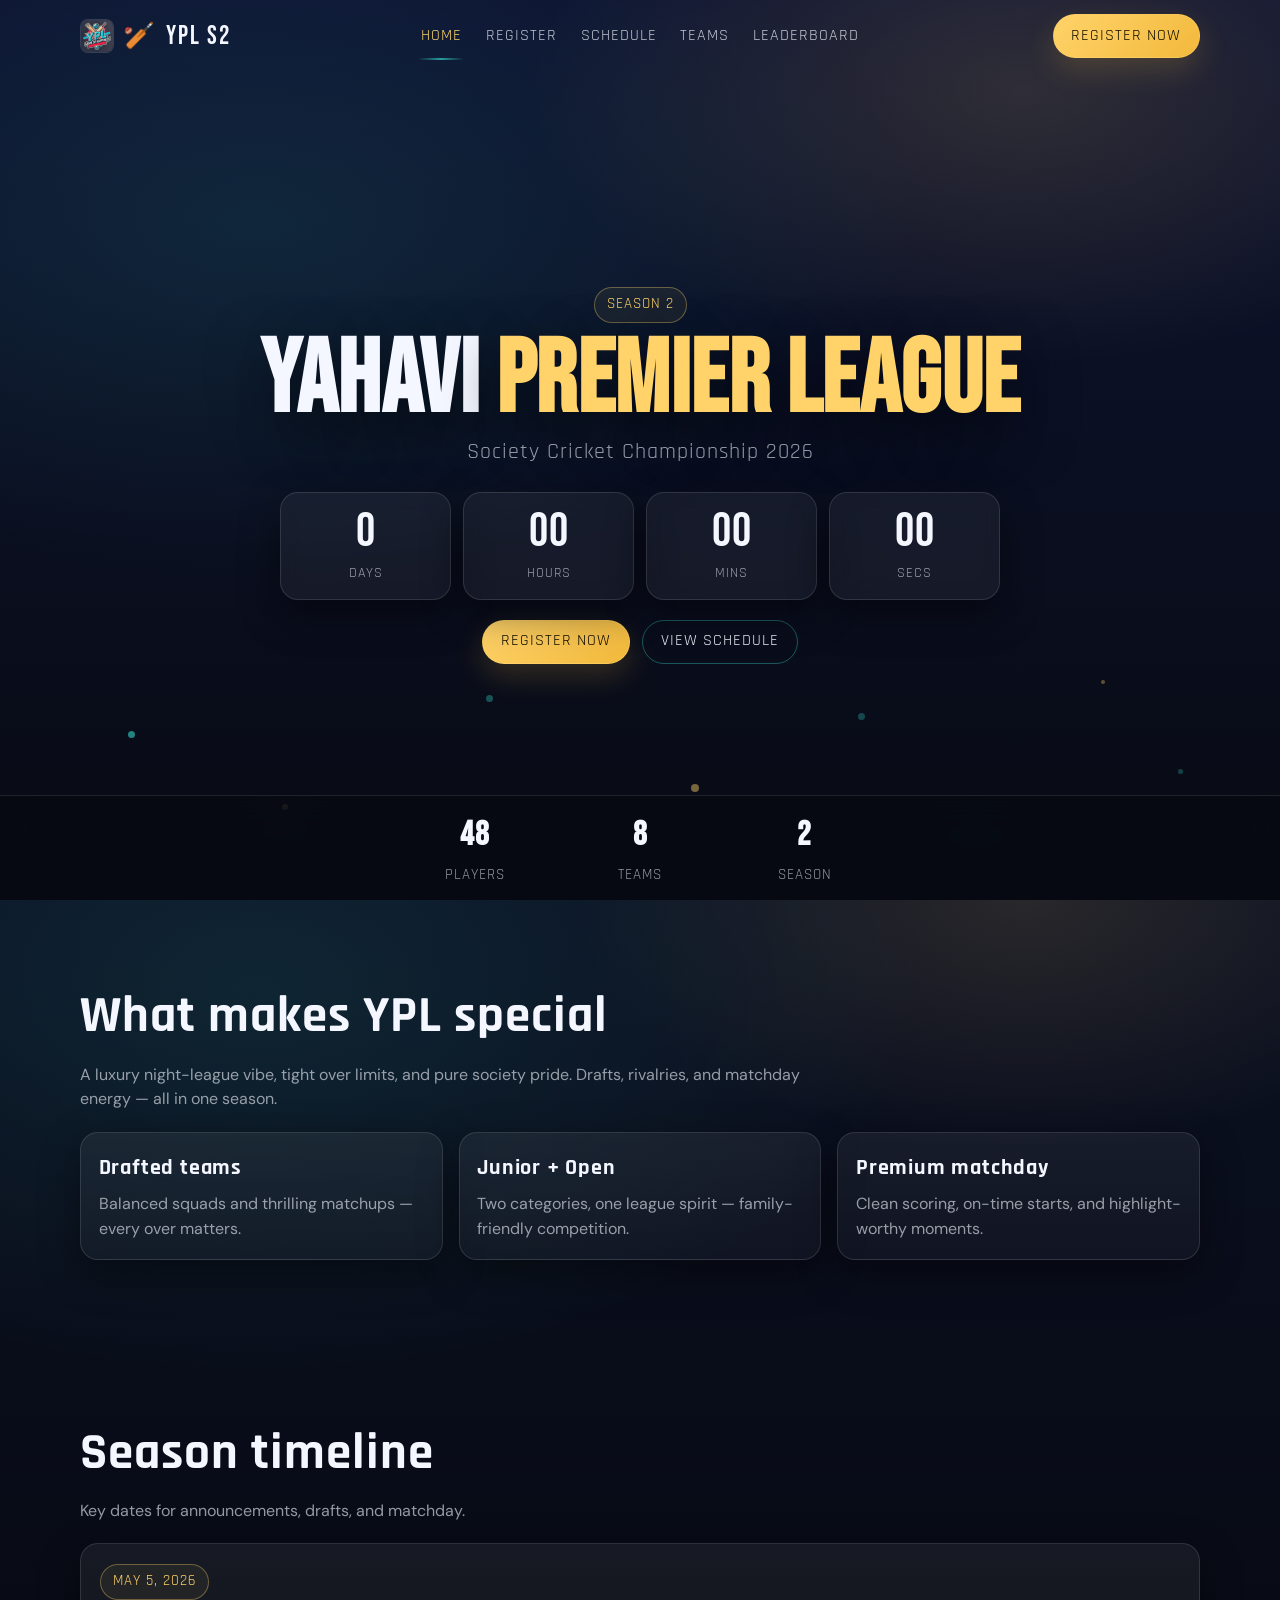
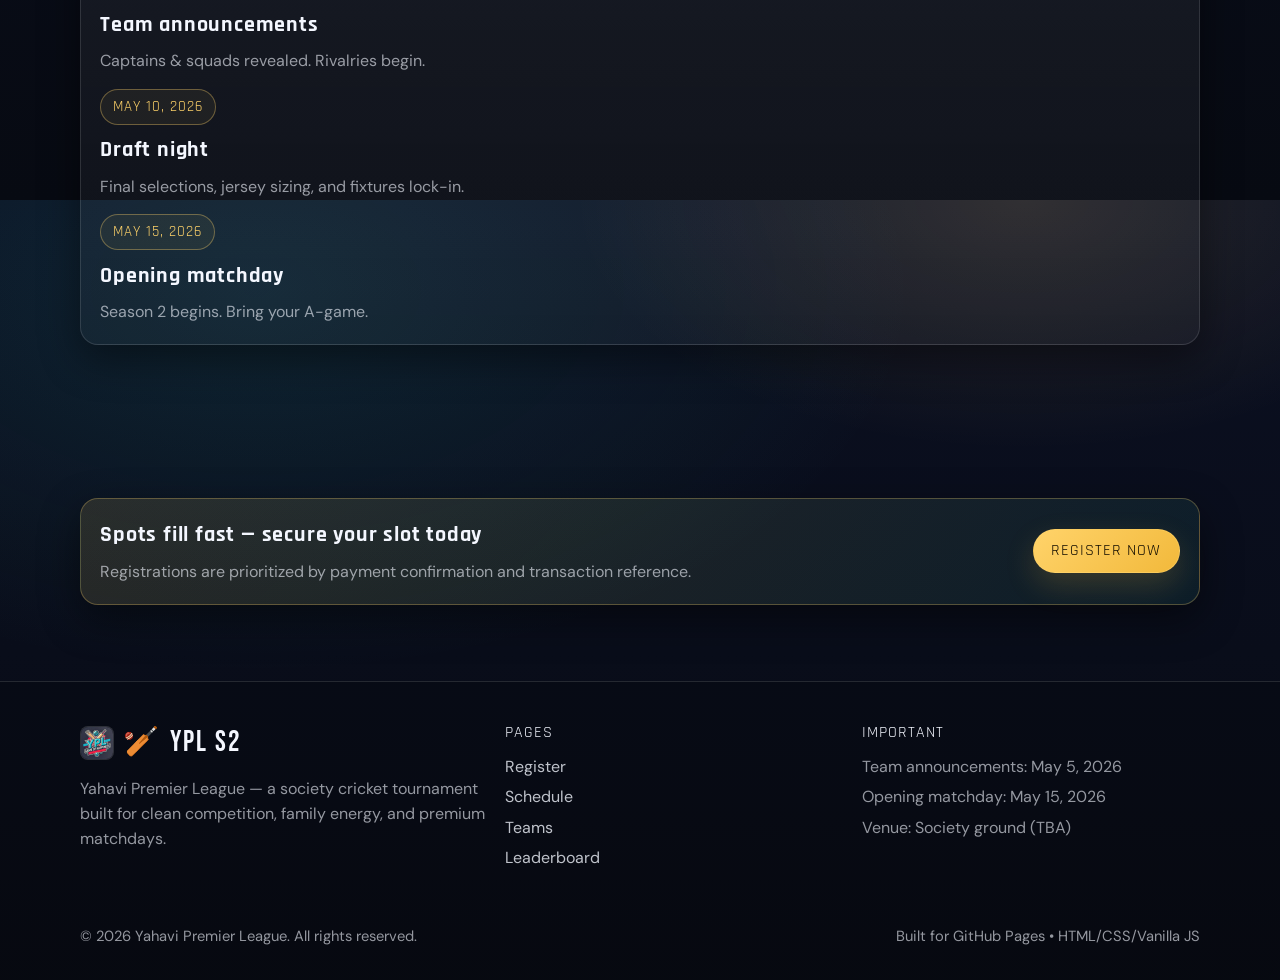
<file: index.html>
<!doctype html>
<html lang="en">
  <head>
    <meta charset="utf-8" />
    <meta name="viewport" content="width=device-width,initial-scale=1" />
    <title>Yahavi Premier League • Season 2</title>
    <meta name="description" content="Yahavi Premier League (YPL) Season 2 — Society Cricket Championship 2026." />

    <!-- Fonts (CDN-friendly for GitHub Pages) -->
    <link rel="preconnect" href="https://fonts.googleapis.com" />
    <link rel="preconnect" href="https://fonts.gstatic.com" crossorigin />
    <link href="https://fonts.googleapis.com/css2?family=Bebas+Neue&family=DM+Sans:wght@400;500;700&family=Rajdhani:wght@500;600;700&display=swap" rel="stylesheet" />

    <!-- AOS (scroll animations) -->
    <link rel="stylesheet" href="https://unpkg.com/aos@2.3.4/dist/aos.css" />

    <link rel="stylesheet" href="assets/css/main.css" />
    <link rel="stylesheet" href="assets/css/navbar.css" />
    <link rel="stylesheet" href="assets/css/hero.css" />
  </head>
  <body>
    <!-- Fixed navbar used on all pages -->
    <header class="nav" role="banner">
      <div class="container nav-inner">
        <a class="nav-logo" href="index.html" aria-label="YPL Home">
          <!-- Uses your uploaded logo if present; falls back to text -->
          <img src="assets/images/ypl-logo.jpg" alt="YPL Logo" onerror="this.remove()" />
          <span aria-hidden="true">🏏</span>
          <span>YPL S2</span>
        </a>

        <nav class="nav-links" aria-label="Primary navigation">
          <a data-nav href="index.html">Home</a>
          <a data-nav href="register.html">Register</a>
          <a data-nav href="schedule.html">Schedule</a>
          <a data-nav href="teams.html">Teams</a>
          <a data-nav href="leaderboard.html">Leaderboard</a>
        </nav>

        <div class="nav-cta">
          <a class="btn btn--gold nav-cta-desktop" href="register.html">Register Now</a>
          <button class="nav-burger" id="navBurger" type="button" aria-label="Open menu">
            <div class="nav-burger-lines" aria-hidden="true">
              <span></span><span></span><span></span>
            </div>
          </button>
        </div>
      </div>
    </header>

    <!-- Mobile overlay menu -->
    <div class="nav-overlay" id="navOverlay" aria-hidden="true">
      <button class="btn btn--outline nav-overlay-close" id="navOverlayClose" type="button">Close</button>
      <div class="nav-overlay-inner">
        <nav class="nav-overlay-links" aria-label="Mobile navigation">
          <a data-nav href="index.html">Home</a>
          <a data-nav href="register.html">Register</a>
          <a data-nav href="schedule.html">Schedule</a>
          <a data-nav href="teams.html">Teams</a>
          <a data-nav href="leaderboard.html">Leaderboard</a>
          <a class="btn btn--gold" href="register.html" style="margin-top:.75rem;">Register Now</a>
        </nav>
      </div>
    </div>

    <main>
      <!-- HERO SECTION -->
      <section class="hero" aria-label="YPL Season 2 hero">
        <div class="particles" aria-hidden="true">
          <!-- Positions are set inline so each dot feels unique -->
          <span class="particle" style="left:10%; bottom:18%;"></span>
          <span class="particle" style="left:22%; bottom:10%;"></span>
          <span class="particle" style="left:38%; bottom:22%;"></span>
          <span class="particle" style="left:54%; bottom:12%;"></span>
          <span class="particle" style="left:67%; bottom:20%;"></span>
          <span class="particle" style="left:76%; bottom:8%;"></span>
          <span class="particle" style="left:86%; bottom:24%;"></span>
          <span class="particle" style="left:92%; bottom:14%;"></span>
        </div>

        <div class="container hero-content">
          <span class="pill">Season 2</span>
          <h1 class="hero-title">
            <span>YAHAVI</span>
            <span class="gold"> PREMIER LEAGUE</span>
          </h1>
          <p class="hero-sub muted">Society Cricket Championship 2026</p>

          <!-- Countdown is driven by assets/js/main.js -->
          <div class="countdown" id="countdown" aria-label="Countdown to tournament day">
            <div class="countbox card">
              <div class="countnum" id="cdDays">0</div>
              <div class="countlabel">Days</div>
            </div>
            <div class="countbox card">
              <div class="countnum" id="cdHours">00</div>
              <div class="countlabel">Hours</div>
            </div>
            <div class="countbox card">
              <div class="countnum" id="cdMins">00</div>
              <div class="countlabel">Mins</div>
            </div>
            <div class="countbox card">
              <div class="countnum" id="cdSecs">00</div>
              <div class="countlabel">Secs</div>
            </div>
          </div>

          <div class="hero-cta">
            <a class="btn btn--gold" href="register.html">Register Now</a>
            <a class="btn btn--outline" href="schedule.html">View Schedule</a>
          </div>
        </div>

        <!-- Stats bar uses count-up animation from main.js -->
        <div class="statsbar" aria-label="Tournament stats">
          <div class="container statsbar-inner">
            <div class="stat">
              <strong data-countup="48">0</strong>
              <span>Players</span>
            </div>
            <div class="stat">
              <strong data-countup="8">0</strong>
              <span>Teams</span>
            </div>
            <div class="stat">
              <strong data-countup="2">0</strong>
              <span>Season</span>
            </div>
          </div>
        </div>
      </section>

      <!-- ABOUT SECTION -->
      <section class="section" aria-label="About YPL">
        <div class="container">
          <h2>What makes YPL special</h2>
          <p class="muted" style="max-width: 70ch; margin-top: .35rem;">
            A luxury night-league vibe, tight over limits, and pure society pride. Drafts, rivalries, and matchday energy — all in one season.
          </p>

          <div class="grid-3" style="margin-top: 1.25rem;">
            <div class="card" data-aos="fade-up" style="padding: 1.1rem;">
              <h3>Drafted teams</h3>
              <p class="muted">Balanced squads and thrilling matchups — every over matters.</p>
            </div>
            <div class="card" data-aos="fade-up" data-aos-delay="80" style="padding: 1.1rem;">
              <h3>Junior + Open</h3>
              <p class="muted">Two categories, one league spirit — family-friendly competition.</p>
            </div>
            <div class="card" data-aos="fade-up" data-aos-delay="160" style="padding: 1.1rem;">
              <h3>Premium matchday</h3>
              <p class="muted">Clean scoring, on-time starts, and highlight-worthy moments.</p>
            </div>
          </div>
        </div>
      </section>

      <!-- TIMELINE SECTION -->
      <section class="section" aria-label="Season timeline">
        <div class="container">
          <h2>Season timeline</h2>
          <p class="muted" style="max-width: 70ch; margin-top: .35rem;">
            Key dates for announcements, drafts, and matchday.
          </p>

          <div class="card" style="margin-top: 1.2rem; padding: 1.2rem;">
            <div style="display:grid; gap: .9rem;">
              <!-- Vertical timeline (simple + responsive) -->
              <div data-aos="fade-up">
                <span class="pill">May 5, 2026</span>
                <h3 style="margin-top:.55rem;">Team announcements</h3>
                <p class="muted">Captains & squads revealed. Rivalries begin.</p>
              </div>
              <div data-aos="fade-up" data-aos-delay="80">
                <span class="pill">May 10, 2026</span>
                <h3 style="margin-top:.55rem;">Draft night</h3>
                <p class="muted">Final selections, jersey sizing, and fixtures lock-in.</p>
              </div>
              <div data-aos="fade-up" data-aos-delay="160">
                <span class="pill">May 15, 2026</span>
                <h3 style="margin-top:.55rem;">Opening matchday</h3>
                <p class="muted">Season 2 begins. Bring your A-game.</p>
              </div>
            </div>
          </div>
        </div>
      </section>

      <!-- REGISTRATION CTA BANNER -->
      <section class="section" aria-label="Registration CTA">
        <div class="container">
          <div class="card" style="padding: 1.2rem; border-color: rgba(255,211,106,.28); background: linear-gradient(135deg, rgba(255,211,106,.12), rgba(55,227,214,.08));">
            <div style="display:flex; align-items:center; justify-content:space-between; gap: 1rem; flex-wrap:wrap;">
              <div>
                <h3>Spots fill fast — secure your slot today</h3>
                <p class="muted">Registrations are prioritized by payment confirmation and transaction reference.</p>
              </div>
              <a class="btn btn--gold" href="register.html">Register Now</a>
            </div>
          </div>
        </div>
      </section>
    </main>

    <!-- FOOTER -->
    <footer class="site-footer">
      <div class="container footer-grid">
        <div>
          <div class="nav-logo" style="font-size:1.8rem;">
            <img src="assets/images/ypl-logo.jpg" alt="YPL Logo" onerror="this.remove()" />
            <span aria-hidden="true">🏏</span><span>YPL S2</span>
          </div>
          <p class="muted" style="margin-top:.6rem; max-width: 45ch;">
            Yahavi Premier League — a society cricket tournament built for clean competition, family energy, and premium matchdays.
          </p>
        </div>
        <div>
          <div class="footer-title">Pages</div>
          <div class="footer-links">
            <a href="register.html">Register</a>
            <a href="schedule.html">Schedule</a>
            <a href="teams.html">Teams</a>
            <a href="leaderboard.html">Leaderboard</a>
          </div>
        </div>
        <div>
          <div class="footer-title">Important</div>
          <div class="footer-links">
            <span class="muted">Team announcements: May 5, 2026</span>
            <span class="muted">Opening matchday: May 15, 2026</span>
            <span class="muted">Venue: Society ground (TBA)</span>
          </div>
        </div>
      </div>
      <div class="container footer-bottom">
        <span>© 2026 Yahavi Premier League. All rights reserved.</span>
        <span class="muted">Built for GitHub Pages • HTML/CSS/Vanilla JS</span>
      </div>
    </footer>

    <script src="https://unpkg.com/aos@2.3.4/dist/aos.js"></script>
    <script src="assets/js/main.js"></script>
  </body>
</html>
</file>
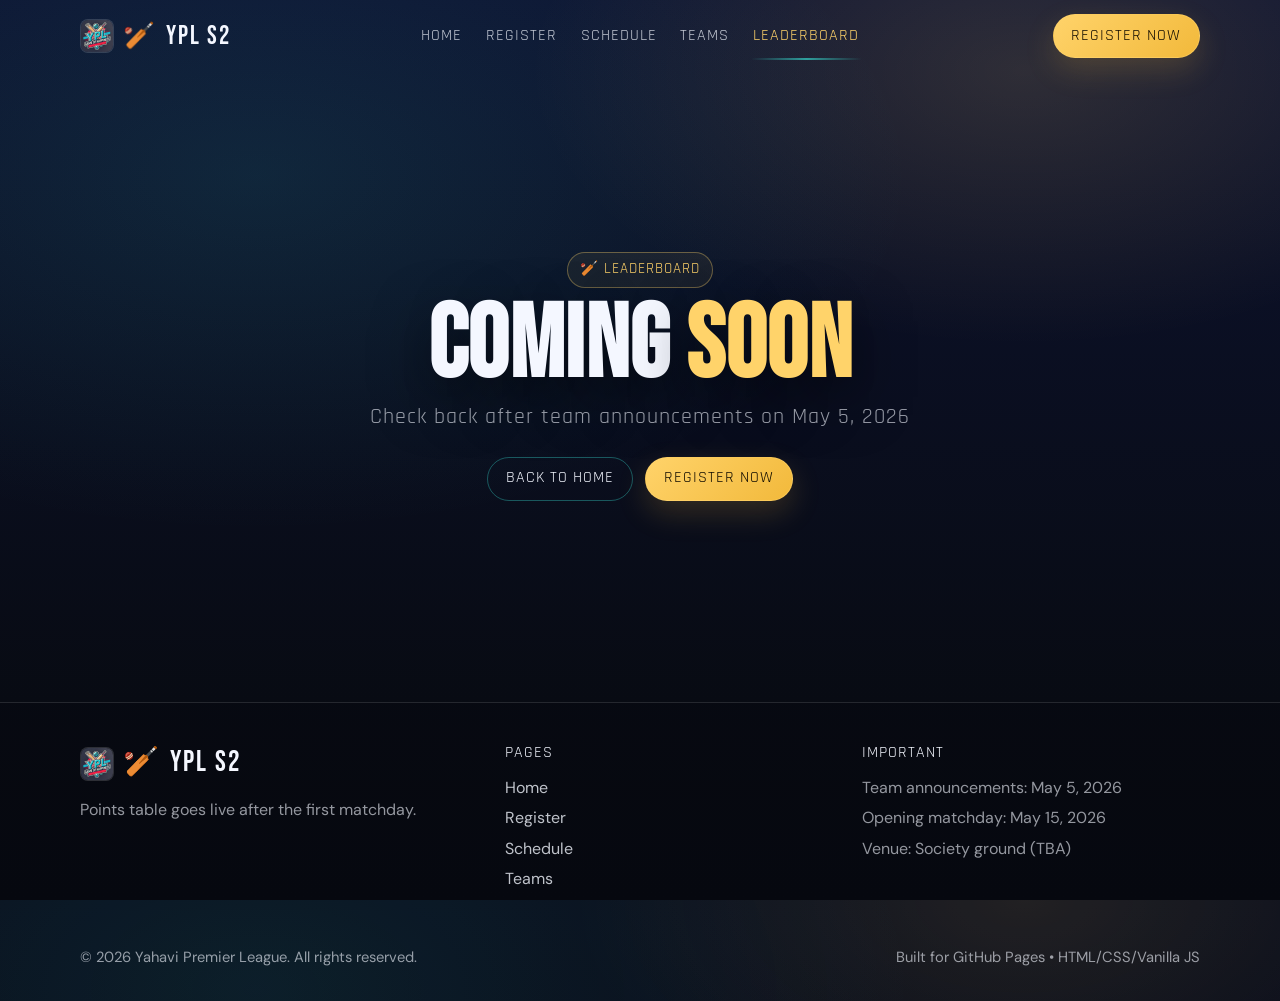
<file: leaderboard.html>
<!doctype html>
<html lang="en">
  <head>
    <meta charset="utf-8" />
    <meta name="viewport" content="width=device-width,initial-scale=1" />
    <title>Leaderboard • YPL Season 2</title>
    <meta name="description" content="YPL Season 2 leaderboard page (coming soon)." />

    <link rel="preconnect" href="https://fonts.googleapis.com" />
    <link rel="preconnect" href="https://fonts.gstatic.com" crossorigin />
    <link href="https://fonts.googleapis.com/css2?family=Bebas+Neue&family=DM+Sans:wght@400;500;700&family=Rajdhani:wght@500;600;700&display=swap" rel="stylesheet" />

    <link rel="stylesheet" href="https://unpkg.com/aos@2.3.4/dist/aos.css" />
    <link rel="stylesheet" href="assets/css/main.css" />
    <link rel="stylesheet" href="assets/css/navbar.css" />
    <link rel="stylesheet" href="assets/css/hero.css" />
  </head>
  <body>
    <header class="nav" role="banner">
      <div class="container nav-inner">
        <a class="nav-logo" href="index.html" aria-label="YPL Home">
          <img src="assets/images/ypl-logo.jpg" alt="YPL Logo" onerror="this.remove()" />
          <span aria-hidden="true">🏏</span>
          <span>YPL S2</span>
        </a>
        <nav class="nav-links" aria-label="Primary navigation">
          <a data-nav href="index.html">Home</a>
          <a data-nav href="register.html">Register</a>
          <a data-nav href="schedule.html">Schedule</a>
          <a data-nav href="teams.html">Teams</a>
          <a data-nav href="leaderboard.html">Leaderboard</a>
        </nav>
        <div class="nav-cta">
          <a class="btn btn--gold nav-cta-desktop" href="register.html">Register Now</a>
          <button class="nav-burger" id="navBurger" type="button" aria-label="Open menu">
            <div class="nav-burger-lines" aria-hidden="true">
              <span></span><span></span><span></span>
            </div>
          </button>
        </div>
      </div>
    </header>

    <div class="nav-overlay" id="navOverlay" aria-hidden="true">
      <button class="btn btn--outline nav-overlay-close" id="navOverlayClose" type="button">Close</button>
      <div class="nav-overlay-inner">
        <nav class="nav-overlay-links" aria-label="Mobile navigation">
          <a data-nav href="index.html">Home</a>
          <a data-nav href="register.html">Register</a>
          <a data-nav href="schedule.html">Schedule</a>
          <a data-nav href="teams.html">Teams</a>
          <a data-nav href="leaderboard.html">Leaderboard</a>
          <a class="btn btn--gold" href="register.html" style="margin-top:.75rem;">Register Now</a>
        </nav>
      </div>
    </div>

    <main>
      <section class="hero" style="min-height: 78vh;">
        <div class="container hero-content">
          <span class="pill">🏏 Leaderboard</span>
          <h1 class="hero-title"><span>Coming</span><span class="gold"> Soon</span></h1>
          <p class="hero-sub muted">Check back after team announcements on May 5, 2026</p>
          <div class="hero-cta" style="margin-top:1.2rem;">
            <a class="btn btn--outline" href="index.html">Back to Home</a>
            <a class="btn btn--gold" href="register.html">Register Now</a>
          </div>
        </div>
      </section>
    </main>

    <footer class="site-footer">
      <div class="container footer-grid">
        <div>
          <div class="nav-logo" style="font-size:1.8rem;">
            <img src="assets/images/ypl-logo.jpg" alt="YPL Logo" onerror="this.remove()" />
            <span aria-hidden="true">🏏</span><span>YPL S2</span>
          </div>
          <p class="muted" style="margin-top:.6rem; max-width: 45ch;">
            Points table goes live after the first matchday.
          </p>
        </div>
        <div>
          <div class="footer-title">Pages</div>
          <div class="footer-links">
            <a href="index.html">Home</a>
            <a href="register.html">Register</a>
            <a href="schedule.html">Schedule</a>
            <a href="teams.html">Teams</a>
          </div>
        </div>
        <div>
          <div class="footer-title">Important</div>
          <div class="footer-links">
            <span class="muted">Team announcements: May 5, 2026</span>
            <span class="muted">Opening matchday: May 15, 2026</span>
            <span class="muted">Venue: Society ground (TBA)</span>
          </div>
        </div>
      </div>
      <div class="container footer-bottom">
        <span>© 2026 Yahavi Premier League. All rights reserved.</span>
        <span class="muted">Built for GitHub Pages • HTML/CSS/Vanilla JS</span>
      </div>
    </footer>

    <script src="https://unpkg.com/aos@2.3.4/dist/aos.js"></script>
    <script src="assets/js/main.js"></script>
  </body>
</html>
</file>
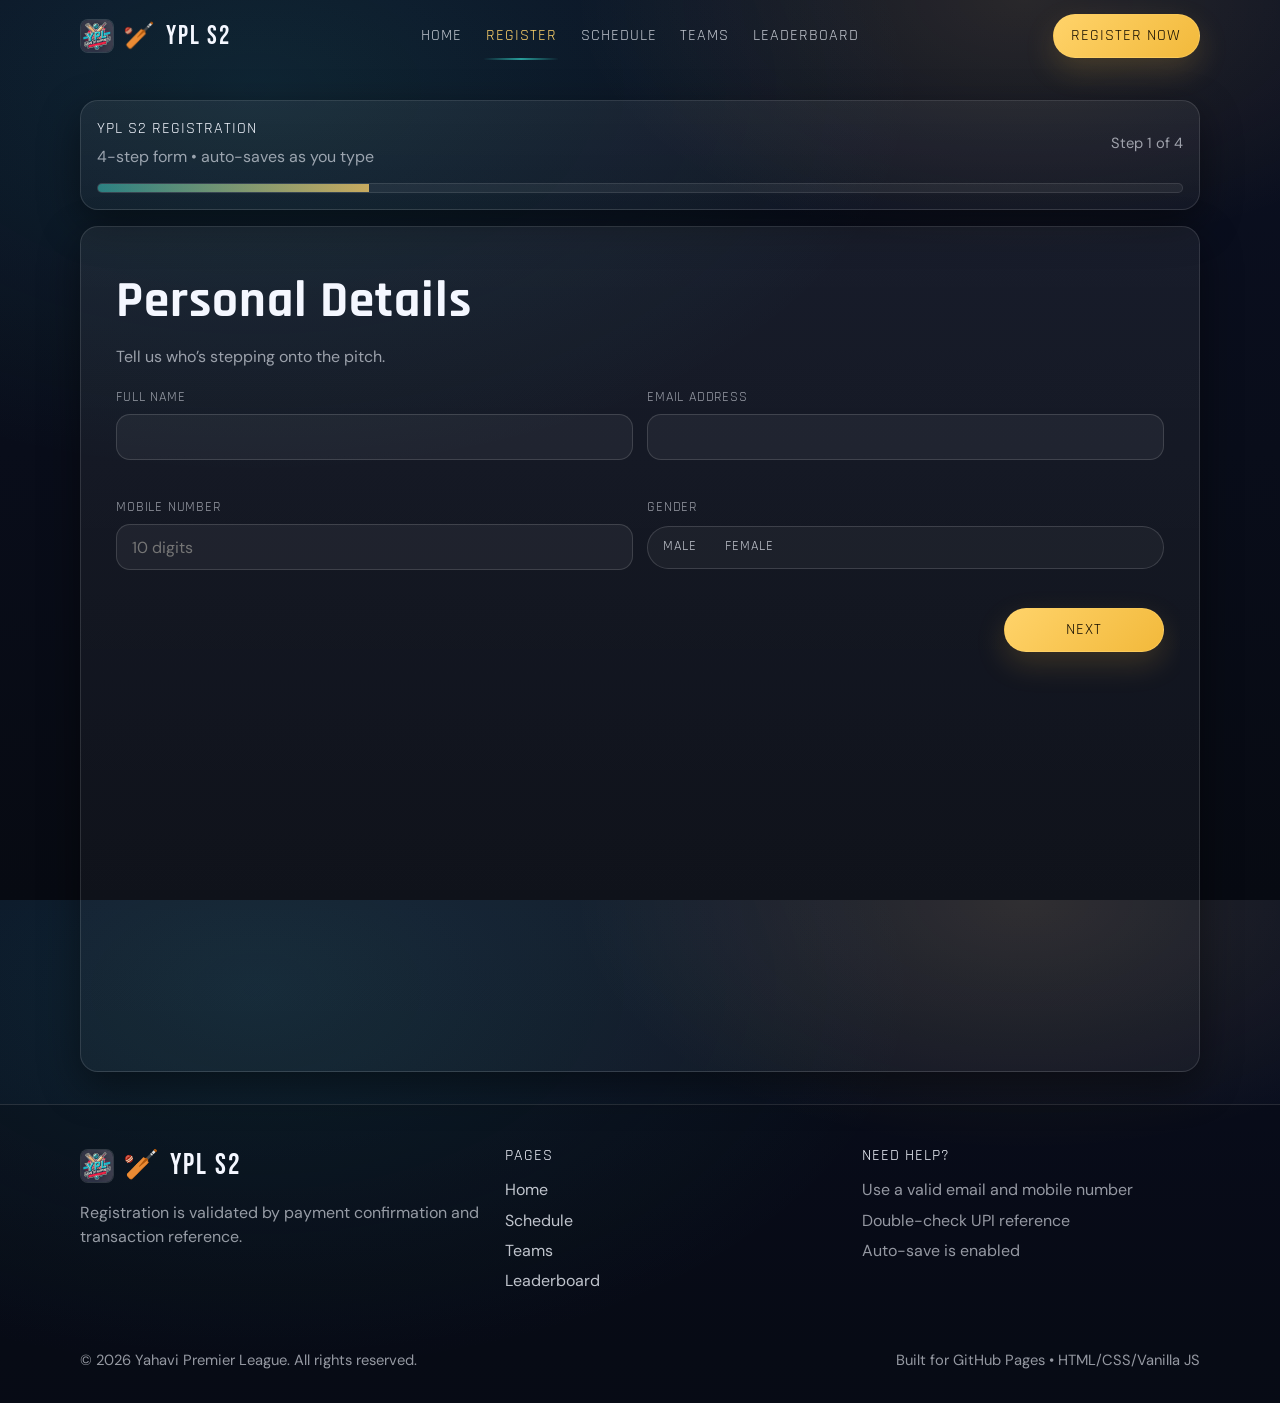
<file: register.html>
<!doctype html>
<html lang="en">
  <head>
    <meta charset="utf-8" />
    <meta name="viewport" content="width=device-width,initial-scale=1" />
    <title>Register • YPL Season 2</title>
    <meta name="description" content="Register for Yahavi Premier League Season 2." />

    <link rel="preconnect" href="https://fonts.googleapis.com" />
    <link rel="preconnect" href="https://fonts.gstatic.com" crossorigin />
    <link href="https://fonts.googleapis.com/css2?family=Bebas+Neue&family=DM+Sans:wght@400;500;700&family=Rajdhani:wght@500;600;700&display=swap" rel="stylesheet" />

    <link rel="stylesheet" href="https://unpkg.com/aos@2.3.4/dist/aos.css" />
    <link rel="stylesheet" href="assets/css/main.css" />
    <link rel="stylesheet" href="assets/css/navbar.css" />
    <link rel="stylesheet" href="assets/css/register.css" />
  </head>
  <body>
    <header class="nav" role="banner">
      <div class="container nav-inner">
        <a class="nav-logo" href="index.html" aria-label="YPL Home">
          <img src="assets/images/ypl-logo.jpg" alt="YPL Logo" onerror="this.remove()" />
          <span aria-hidden="true">🏏</span>
          <span>YPL S2</span>
        </a>
        <nav class="nav-links" aria-label="Primary navigation">
          <a data-nav href="index.html">Home</a>
          <a data-nav href="register.html">Register</a>
          <a data-nav href="schedule.html">Schedule</a>
          <a data-nav href="teams.html">Teams</a>
          <a data-nav href="leaderboard.html">Leaderboard</a>
        </nav>
        <div class="nav-cta">
          <a class="btn btn--gold nav-cta-desktop" href="register.html">Register Now</a>
          <button class="nav-burger" id="navBurger" type="button" aria-label="Open menu">
            <div class="nav-burger-lines" aria-hidden="true">
              <span></span><span></span><span></span>
            </div>
          </button>
        </div>
      </div>
    </header>

    <div class="nav-overlay" id="navOverlay" aria-hidden="true">
      <button class="btn btn--outline nav-overlay-close" id="navOverlayClose" type="button">Close</button>
      <div class="nav-overlay-inner">
        <nav class="nav-overlay-links" aria-label="Mobile navigation">
          <a data-nav href="index.html">Home</a>
          <a data-nav href="register.html">Register</a>
          <a data-nav href="schedule.html">Schedule</a>
          <a data-nav href="teams.html">Teams</a>
          <a data-nav href="leaderboard.html">Leaderboard</a>
          <a class="btn btn--gold" href="register.html" style="margin-top:.75rem;">Register Now</a>
        </nav>
      </div>
    </div>

    <main class="register-hero">
      <div class="container register-shell">
        <div class="card progress">
          <div class="progress-top">
            <div>
              <div class="progress-title">YPL S2 Registration</div>
              <div class="muted" style="margin-top:.2rem;">4-step form • auto-saves as you type</div>
            </div>
            <div class="progress-meta" id="progressMeta">Step 1 of 4</div>
          </div>
          <div class="progress-track" aria-label="Registration progress">
            <div class="progress-fill" id="progressFill"></div>
          </div>
        </div>

        <div class="card form-card">
          <!--
            FormSubmit:
            - Replace the email in the action URL before publishing
            - Example: https://formsubmit.co/you@example.com
          -->
          <form id="registrationForm" action="https://formsubmit.co/yahavipremierleague@gmail.com" method="POST" novalidate>
            <!-- Helpful hidden metadata for FormSubmit email -->
            <input type="hidden" name="_subject" value="YPL Season 2 — New Registration" />
            <input type="hidden" name="_template" value="table" />
            <!-- Kept blank because this site shows an in-page success screen (no redirect) -->
            <input type="hidden" name="_next" value="" />
            <input type="hidden" name="_captcha" value="false" />
            <input type="hidden" name="calculatedFee" value="" />

            <div class="steps-viewport">
              <div class="steps" aria-live="polite">
                <!-- STEP 1 — Personal Details -->
                <section class="step" aria-label="Step 1 Personal details">
                  <h2>Personal Details</h2>
                  <p class="muted">Tell us who’s stepping onto the pitch.</p>

                  <div class="field-grid">
                    <div class="field">
                      <label for="fullName">Full Name</label>
                      <input class="input" id="fullName" name="fullName" type="text" autocomplete="name" required />
                      <div class="error" data-error-for="fullName"></div>
                    </div>
                    <div class="field">
                      <label for="email">Email Address</label>
                      <input class="input" id="email" name="email" type="email" autocomplete="email" required />
                      <div class="error" data-error-for="email"></div>
                    </div>
                    <div class="field">
                      <label for="mobile">Mobile Number</label>
                      <input class="input" id="mobile" name="mobile" type="tel" inputmode="numeric" placeholder="10 digits" required />
                      <div class="error" data-error-for="mobile"></div>
                    </div>
                    <div class="field">
                      <span class="sr-only" id="genderLabel">Gender</span>
                      <label>Gender</label>
                      <div class="toggle" role="radiogroup" aria-labelledby="genderLabel">
                        <input id="genderMale" type="radio" name="gender" value="Male" />
                        <label for="genderMale">Male</label>
                        <input id="genderFemale" type="radio" name="gender" value="Female" />
                        <label for="genderFemale">Female</label>
                      </div>
                      <div class="error" data-error-for="gender"></div>
                    </div>
                  </div>

                  <div class="nav-actions">
                    <span></span>
                    <button class="btn btn--gold js-next" type="button">Next</button>
                  </div>
                </section>

                <!-- STEP 2 — Society Details -->
                <section class="step" aria-label="Step 2 Society details">
                  <h2>Society Details</h2>
                  <p class="muted">Help us verify eligibility and grouping.</p>

                  <div class="field-grid">
                    <div class="field">
                      <label for="towerWing">Tower/Wing</label>
                      <select class="input" id="towerWing" name="towerWing" required>
                        <option value="">Select tower/wing</option>
                        <option value="Oak(T1)WingA">Oak(T1)WingA</option>
                        <option value="Pine(T2)WingA">Pine(T2)WingA</option>
                        <option value="Teak(T3)WingA">Teak(T3)WingA</option>
                        <option value="Oak(T1)WingB">Oak(T1)WingB</option>
                        <option value="Pine(T2)WingB">Pine(T2)WingB</option>
                        <option value="Teak(T3)WingB">Teak(T3)WingB</option>
                      </select>
                      <div class="error" data-error-for="towerWing"></div>
                    </div>

                    <div class="field">
                      <label for="flatNumber">Flat Number</label>
                      <input class="input" id="flatNumber" name="flatNumber" type="text" placeholder="0001 to 2105" required />
                      <div class="error" data-error-for="flatNumber"></div>
                    </div>

                    <div class="field" style="grid-column: 1 / -1;">
                      <label>Resident Type</label>
                      <div class="choices" data-choice-group="residentType" role="radiogroup" aria-label="Resident type">
                        <div class="choice" data-choice="Owner" tabindex="0">
                          <div class="choice-title">Owner</div>
                          <div class="choice-sub">Primary resident</div>
                        </div>
                        <div class="choice" data-choice="Tenant" tabindex="0">
                          <div class="choice-title">Tenant</div>
                          <div class="choice-sub">Rental resident</div>
                        </div>
                        <div class="choice" data-choice="Immediate Family" tabindex="0">
                          <div class="choice-title">Immediate Family</div>
                          <div class="choice-sub">Family member</div>
                        </div>
                      </div>
                      <!-- Hidden input to carry the selection -->
                      <input type="hidden" name="residentType" value="" />
                      <div class="error" data-error-for="residentType"></div>
                    </div>

                    <div class="field">
                      <label for="familyCount">Family Player Count</label>
                      <input class="input" id="familyCount" name="familyCount" type="number" min="1" max="10" value="1" />
                      <div class="error" data-error-for="familyCount"></div>
                    </div>
                  </div>

                  <div class="nav-actions">
                    <button class="btn btn--outline js-back" type="button">Back</button>
                    <button class="btn btn--gold js-next" type="button">Next</button>
                  </div>
                </section>

                <!-- STEP 3 — Cricket Profile -->
                <section class="step" aria-label="Step 3 Cricket profile">
                  <h2>Cricket Profile</h2>
                  <p class="muted">Pick your category, kit sizing, and role.</p>

                  <div class="field-grid">
                    <div class="field" style="grid-column: 1 / -1;">
                      <label>Age Category</label>
                      <div class="choices" data-choice-group="ageCategory" role="radiogroup" aria-label="Age category">
                        <div class="choice" data-choice="junior" tabindex="0">
                          <div class="choice-title">🧒 Junior</div>
                          <div class="choice-sub">7–15 years • ₹700</div>
                        </div>
                        <div class="choice" data-choice="open" tabindex="0">
                          <div class="choice-title">🧑 Open</div>
                          <div class="choice-sub">Above 15 • ₹900</div>
                        </div>
                      </div>
                      <input type="hidden" name="ageCategory" value="" />
                      <div class="error" data-error-for="ageCategory"></div>
                    </div>

                    <div class="field" style="grid-column: 1 / -1;">
                      <label>T-Shirt Size</label>
                      <div class="pillset" data-pillset="tshirtSize" aria-label="T-shirt size">
                        <button class="pillbtn" data-pill="XS" type="button">XS</button>
                        <button class="pillbtn" data-pill="S" type="button">S</button>
                        <button class="pillbtn" data-pill="M" type="button">M</button>
                        <button class="pillbtn" data-pill="L" type="button">L</button>
                        <button class="pillbtn" data-pill="XL" type="button">XL</button>
                        <button class="pillbtn" data-pill="XXL" type="button">XXL</button>
                      </div>
                      <input type="hidden" name="tshirtSize" value="" />
                      <div class="error" data-error-for="tshirtSize"></div>
                    </div>

                    <div class="field" style="grid-column: 1 / -1;">
                      <label>Expertise</label>
                      <div class="choices" data-choice-group="expertise" role="radiogroup" aria-label="Expertise">
                        <div class="choice" data-choice="Batting" tabindex="0">
                          <div class="choice-title">🏏 Batting</div>
                          <div class="choice-sub">Top order / finisher</div>
                        </div>
                        <div class="choice" data-choice="Bowling" tabindex="0">
                          <div class="choice-title">🎳 Bowling</div>
                          <div class="choice-sub">Pace / spin</div>
                        </div>
                        <div class="choice" data-choice="Allrounder" tabindex="0">
                          <div class="choice-title">⚡ Allrounder</div>
                          <div class="choice-sub">Impact both innings</div>
                        </div>
                        <div class="choice" data-choice="Newbie" tabindex="0">
                          <div class="choice-title">🆕 Newbie</div>
                          <div class="choice-sub">Learning the game</div>
                        </div>
                      </div>
                      <input type="hidden" name="expertise" value="" />
                      <div class="error" data-error-for="expertise"></div>
                    </div>
                  </div>

                  <div class="nav-actions">
                    <button class="btn btn--outline js-back" type="button">Back</button>
                    <button class="btn btn--gold js-next" type="button">Next</button>
                  </div>
                </section>

                <!-- STEP 4 — Payment & Submit -->
                <section class="step" aria-label="Step 4 Payment and submit">
                  <h2>Payment &amp; Submit</h2>
                  <p class="muted">Pay via UPI, confirm, then submit your registration.</p>

                  <div class="pay-grid">
                    <div class="fee-box">
                      <div class="muted" style="font-family:var(--font-heading); letter-spacing:1px; text-transform:uppercase;">
                        Calculated fee
                      </div>
                      <div class="fee-amt" id="feeAmount">—</div>
                      <div class="muted" id="feeHint">Select an age category in Step 3.</div>

                      <div class="upi-row">
                        <span class="muted" style="font-family:var(--font-heading); letter-spacing:1px; text-transform:uppercase;">UPI ID</span>
                        <span class="upi-id" id="upiId">tusherdream53@okicici</span>
                        <button class="btn btn--outline" id="copyUpi" type="button">Copy</button>
                      </div>
                    </div>

                    <div class="qr" aria-label="UPI QR code">
                      <!-- Shows uploaded QR image; falls back to text if missing -->
                      <img
                        src="assets/images/upi-qr.png"
                        alt="UPI QR code for YPL payment"
                        style="border-radius: 14px;"
                        onerror="this.replaceWith(Object.assign(document.createElement('div'),{innerHTML:'<div style=&quot;font-family:var(--font-heading); letter-spacing:1px; text-transform:uppercase;&quot;>UPI QR Code</div><div class=&quot;muted&quot; style=&quot;margin-top:.35rem;&quot;>(Image missing)</div>'}))"
                      />
                    </div>
                  </div>

                  <div class="field" style="margin-top: 1rem;">
                    <label>
                      <input type="checkbox" name="paymentConfirmed" />
                      <span style="margin-left:.4rem;">I confirm the UPI payment is completed</span>
                    </label>
                    <div class="error" data-error-for="paymentConfirmed"></div>
                  </div>

                  <div class="field">
                    <label for="txnRef">Transaction Reference Number</label>
                    <input class="input" id="txnRef" name="txnRef" type="text" required />
                    <div class="error" data-error-for="txnRef"></div>
                  </div>

                  <div class="nav-actions">
                    <button class="btn btn--outline js-back" type="button">Back</button>
                    <button class="submit" type="submit">Submit</button>
                  </div>
                </section>
              </div>
            </div>
          </form>

          <div id="successRoot" style="margin-top: 1rem;"></div>
        </div>
      </div>
    </main>

    <footer class="site-footer">
      <div class="container footer-grid">
        <div>
          <div class="nav-logo" style="font-size:1.8rem;">
            <img src="assets/images/ypl-logo.jpg" alt="YPL Logo" onerror="this.remove()" />
            <span aria-hidden="true">🏏</span><span>YPL S2</span>
          </div>
          <p class="muted" style="margin-top:.6rem; max-width: 45ch;">
            Registration is validated by payment confirmation and transaction reference.
          </p>
        </div>
        <div>
          <div class="footer-title">Pages</div>
          <div class="footer-links">
            <a href="index.html">Home</a>
            <a href="schedule.html">Schedule</a>
            <a href="teams.html">Teams</a>
            <a href="leaderboard.html">Leaderboard</a>
          </div>
        </div>
        <div>
          <div class="footer-title">Need help?</div>
          <div class="footer-links">
            <span class="muted">Use a valid email and mobile number</span>
            <span class="muted">Double-check UPI reference</span>
            <span class="muted">Auto-save is enabled</span>
          </div>
        </div>
      </div>
      <div class="container footer-bottom">
        <span>© 2026 Yahavi Premier League. All rights reserved.</span>
        <span class="muted">Built for GitHub Pages • HTML/CSS/Vanilla JS</span>
      </div>
    </footer>

    <script src="https://unpkg.com/aos@2.3.4/dist/aos.js"></script>
    <script src="assets/js/main.js"></script>
    <script src="assets/js/register.js"></script>
  </body>
</html>
</file>
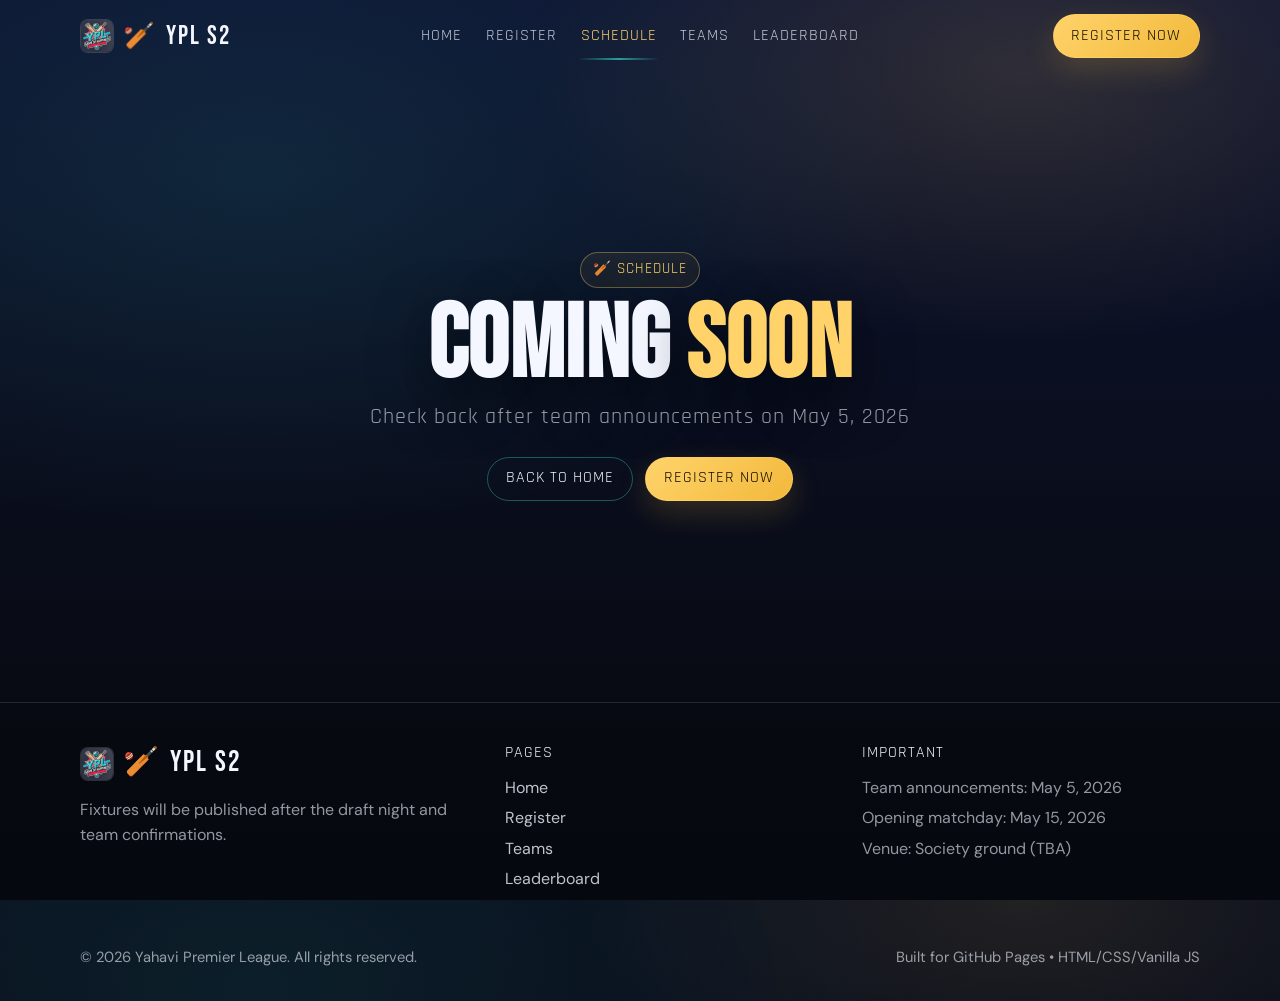
<file: schedule.html>
<!doctype html>
<html lang="en">
  <head>
    <meta charset="utf-8" />
    <meta name="viewport" content="width=device-width,initial-scale=1" />
    <title>Schedule • YPL Season 2</title>
    <meta name="description" content="YPL Season 2 schedule page (coming soon)." />

    <link rel="preconnect" href="https://fonts.googleapis.com" />
    <link rel="preconnect" href="https://fonts.gstatic.com" crossorigin />
    <link href="https://fonts.googleapis.com/css2?family=Bebas+Neue&family=DM+Sans:wght@400;500;700&family=Rajdhani:wght@500;600;700&display=swap" rel="stylesheet" />

    <link rel="stylesheet" href="https://unpkg.com/aos@2.3.4/dist/aos.css" />
    <link rel="stylesheet" href="assets/css/main.css" />
    <link rel="stylesheet" href="assets/css/navbar.css" />
    <link rel="stylesheet" href="assets/css/hero.css" />
  </head>
  <body>
    <header class="nav" role="banner">
      <div class="container nav-inner">
        <a class="nav-logo" href="index.html" aria-label="YPL Home">
          <img src="assets/images/ypl-logo.jpg" alt="YPL Logo" onerror="this.remove()" />
          <span aria-hidden="true">🏏</span>
          <span>YPL S2</span>
        </a>
        <nav class="nav-links" aria-label="Primary navigation">
          <a data-nav href="index.html">Home</a>
          <a data-nav href="register.html">Register</a>
          <a data-nav href="schedule.html">Schedule</a>
          <a data-nav href="teams.html">Teams</a>
          <a data-nav href="leaderboard.html">Leaderboard</a>
        </nav>
        <div class="nav-cta">
          <a class="btn btn--gold nav-cta-desktop" href="register.html">Register Now</a>
          <button class="nav-burger" id="navBurger" type="button" aria-label="Open menu">
            <div class="nav-burger-lines" aria-hidden="true">
              <span></span><span></span><span></span>
            </div>
          </button>
        </div>
      </div>
    </header>

    <div class="nav-overlay" id="navOverlay" aria-hidden="true">
      <button class="btn btn--outline nav-overlay-close" id="navOverlayClose" type="button">Close</button>
      <div class="nav-overlay-inner">
        <nav class="nav-overlay-links" aria-label="Mobile navigation">
          <a data-nav href="index.html">Home</a>
          <a data-nav href="register.html">Register</a>
          <a data-nav href="schedule.html">Schedule</a>
          <a data-nav href="teams.html">Teams</a>
          <a data-nav href="leaderboard.html">Leaderboard</a>
          <a class="btn btn--gold" href="register.html" style="margin-top:.75rem;">Register Now</a>
        </nav>
      </div>
    </div>

    <main>
      <section class="hero" style="min-height: 78vh;">
        <div class="container hero-content">
          <span class="pill">🏏 Schedule</span>
          <h1 class="hero-title"><span>Coming</span><span class="gold"> Soon</span></h1>
          <p class="hero-sub muted">Check back after team announcements on May 5, 2026</p>
          <div class="hero-cta" style="margin-top:1.2rem;">
            <a class="btn btn--outline" href="index.html">Back to Home</a>
            <a class="btn btn--gold" href="register.html">Register Now</a>
          </div>
        </div>
      </section>
    </main>

    <footer class="site-footer">
      <div class="container footer-grid">
        <div>
          <div class="nav-logo" style="font-size:1.8rem;">
            <img src="assets/images/ypl-logo.jpg" alt="YPL Logo" onerror="this.remove()" />
            <span aria-hidden="true">🏏</span><span>YPL S2</span>
          </div>
          <p class="muted" style="margin-top:.6rem; max-width: 45ch;">
            Fixtures will be published after the draft night and team confirmations.
          </p>
        </div>
        <div>
          <div class="footer-title">Pages</div>
          <div class="footer-links">
            <a href="index.html">Home</a>
            <a href="register.html">Register</a>
            <a href="teams.html">Teams</a>
            <a href="leaderboard.html">Leaderboard</a>
          </div>
        </div>
        <div>
          <div class="footer-title">Important</div>
          <div class="footer-links">
            <span class="muted">Team announcements: May 5, 2026</span>
            <span class="muted">Opening matchday: May 15, 2026</span>
            <span class="muted">Venue: Society ground (TBA)</span>
          </div>
        </div>
      </div>
      <div class="container footer-bottom">
        <span>© 2026 Yahavi Premier League. All rights reserved.</span>
        <span class="muted">Built for GitHub Pages • HTML/CSS/Vanilla JS</span>
      </div>
    </footer>

    <script src="https://unpkg.com/aos@2.3.4/dist/aos.js"></script>
    <script src="assets/js/main.js"></script>
  </body>
</html>
</file>
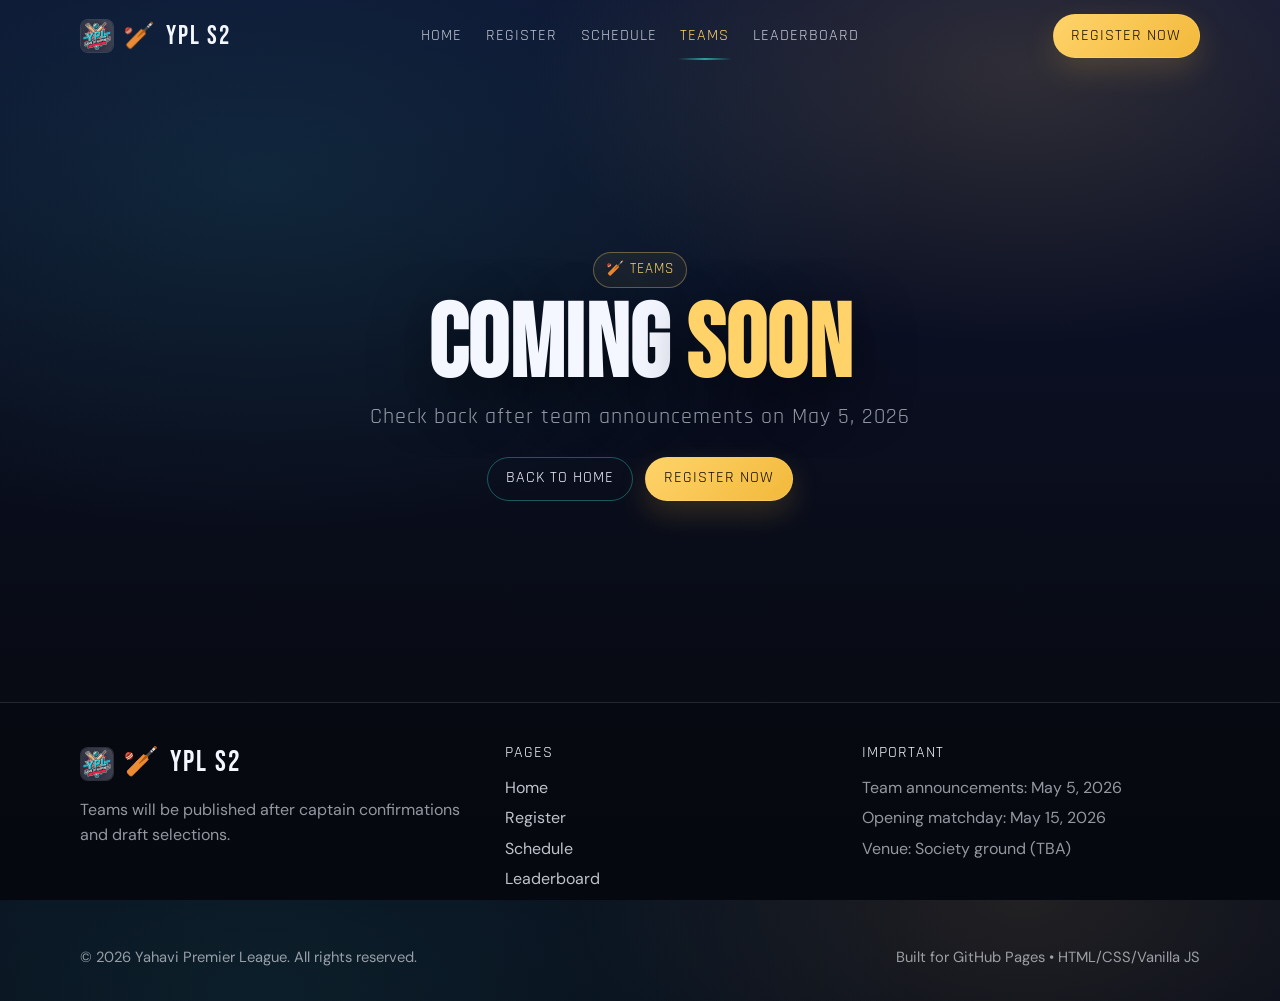
<file: teams.html>
<!doctype html>
<html lang="en">
  <head>
    <meta charset="utf-8" />
    <meta name="viewport" content="width=device-width,initial-scale=1" />
    <title>Teams • YPL Season 2</title>
    <meta name="description" content="YPL Season 2 teams page (coming soon)." />

    <link rel="preconnect" href="https://fonts.googleapis.com" />
    <link rel="preconnect" href="https://fonts.gstatic.com" crossorigin />
    <link href="https://fonts.googleapis.com/css2?family=Bebas+Neue&family=DM+Sans:wght@400;500;700&family=Rajdhani:wght@500;600;700&display=swap" rel="stylesheet" />

    <link rel="stylesheet" href="https://unpkg.com/aos@2.3.4/dist/aos.css" />
    <link rel="stylesheet" href="assets/css/main.css" />
    <link rel="stylesheet" href="assets/css/navbar.css" />
    <link rel="stylesheet" href="assets/css/hero.css" />
  </head>
  <body>
    <header class="nav" role="banner">
      <div class="container nav-inner">
        <a class="nav-logo" href="index.html" aria-label="YPL Home">
          <img src="assets/images/ypl-logo.jpg" alt="YPL Logo" onerror="this.remove()" />
          <span aria-hidden="true">🏏</span>
          <span>YPL S2</span>
        </a>
        <nav class="nav-links" aria-label="Primary navigation">
          <a data-nav href="index.html">Home</a>
          <a data-nav href="register.html">Register</a>
          <a data-nav href="schedule.html">Schedule</a>
          <a data-nav href="teams.html">Teams</a>
          <a data-nav href="leaderboard.html">Leaderboard</a>
        </nav>
        <div class="nav-cta">
          <a class="btn btn--gold nav-cta-desktop" href="register.html">Register Now</a>
          <button class="nav-burger" id="navBurger" type="button" aria-label="Open menu">
            <div class="nav-burger-lines" aria-hidden="true">
              <span></span><span></span><span></span>
            </div>
          </button>
        </div>
      </div>
    </header>

    <div class="nav-overlay" id="navOverlay" aria-hidden="true">
      <button class="btn btn--outline nav-overlay-close" id="navOverlayClose" type="button">Close</button>
      <div class="nav-overlay-inner">
        <nav class="nav-overlay-links" aria-label="Mobile navigation">
          <a data-nav href="index.html">Home</a>
          <a data-nav href="register.html">Register</a>
          <a data-nav href="schedule.html">Schedule</a>
          <a data-nav href="teams.html">Teams</a>
          <a data-nav href="leaderboard.html">Leaderboard</a>
          <a class="btn btn--gold" href="register.html" style="margin-top:.75rem;">Register Now</a>
        </nav>
      </div>
    </div>

    <main>
      <section class="hero" style="min-height: 78vh;">
        <div class="container hero-content">
          <span class="pill">🏏 Teams</span>
          <h1 class="hero-title"><span>Coming</span><span class="gold"> Soon</span></h1>
          <p class="hero-sub muted">Check back after team announcements on May 5, 2026</p>
          <div class="hero-cta" style="margin-top:1.2rem;">
            <a class="btn btn--outline" href="index.html">Back to Home</a>
            <a class="btn btn--gold" href="register.html">Register Now</a>
          </div>
        </div>
      </section>
    </main>

    <footer class="site-footer">
      <div class="container footer-grid">
        <div>
          <div class="nav-logo" style="font-size:1.8rem;">
            <img src="assets/images/ypl-logo.jpg" alt="YPL Logo" onerror="this.remove()" />
            <span aria-hidden="true">🏏</span><span>YPL S2</span>
          </div>
          <p class="muted" style="margin-top:.6rem; max-width: 45ch;">
            Teams will be published after captain confirmations and draft selections.
          </p>
        </div>
        <div>
          <div class="footer-title">Pages</div>
          <div class="footer-links">
            <a href="index.html">Home</a>
            <a href="register.html">Register</a>
            <a href="schedule.html">Schedule</a>
            <a href="leaderboard.html">Leaderboard</a>
          </div>
        </div>
        <div>
          <div class="footer-title">Important</div>
          <div class="footer-links">
            <span class="muted">Team announcements: May 5, 2026</span>
            <span class="muted">Opening matchday: May 15, 2026</span>
            <span class="muted">Venue: Society ground (TBA)</span>
          </div>
        </div>
      </div>
      <div class="container footer-bottom">
        <span>© 2026 Yahavi Premier League. All rights reserved.</span>
        <span class="muted">Built for GitHub Pages • HTML/CSS/Vanilla JS</span>
      </div>
    </footer>

    <script src="https://unpkg.com/aos@2.3.4/dist/aos.js"></script>
    <script src="assets/js/main.js"></script>
  </body>
</html>
</file>
<file: assets/css/main.css>
/*
  Yahavi Premier League (YPL) Season 2
  Global design tokens + base styles.

  Note:
  - The prompt references a "design system above" that is not present in-repo.
  - Tokens below implement the requested dark luxury cricket theme (navy/black + gold/teal),
    and are used consistently across all pages.
*/

:root{
  /* ---- Brand palette ---- */
  --bg-0: #070A12;          /* near-black navy */
  --bg-1: #0B1022;          /* deep navy */
  --bg-2: #0E1833;          /* navy lift */
  --surface-0: rgba(255,255,255,.04);
  --surface-1: rgba(255,255,255,.07);
  --surface-2: rgba(255,255,255,.10);
  --border-0: rgba(255,255,255,.12);
  --border-1: rgba(255,255,255,.18);

  --text-0: #F4F7FF;        /* primary text */
  --text-1: rgba(244,247,255,.78);
  --text-2: rgba(244,247,255,.60);

  --gold-0: #FFD36A;
  --gold-1: #F2B93B;
  --teal-0: #37E3D6;
  --teal-1: #12B8AE;
  --danger-0: #FF5A7A;
  --success-0: #46E2A0;

  /* ---- Typography ---- */
  --font-display: "Bebas Neue", system-ui, -apple-system, Segoe UI, Roboto, Arial, sans-serif;
  --font-heading: "Rajdhani", system-ui, -apple-system, Segoe UI, Roboto, Arial, sans-serif;
  --font-body: "DM Sans", system-ui, -apple-system, Segoe UI, Roboto, Arial, sans-serif;

  --fs-900: clamp(3.8rem, 8vw, 9rem);
  --fs-800: clamp(2.2rem, 4vw, 3.5rem);
  --fs-700: clamp(1.6rem, 3vw, 2.4rem);
  --fs-600: 1.4rem;
  --fs-500: 1.1rem;
  --fs-400: 1rem;
  --fs-300: .92rem;

  /* ---- Layout ---- */
  --container: 1120px;
  --radius-xs: 10px;
  --radius-sm: 14px;
  --radius-md: 18px;
  --radius-lg: 24px;

  --shadow-soft: 0 20px 60px rgba(0,0,0,.55);
  --shadow-card: 0 14px 40px rgba(0,0,0,.45);

  --blur-strong: 18px;

  /* ---- Motion ---- */
  --ease-out: cubic-bezier(.16, 1, .3, 1);
  --ease-in: cubic-bezier(.7, 0, .84, 0);
  --t-fast: 160ms;
  --t-med: 260ms;
  --t-slow: 420ms;
}

/* ---------------- Reset ---------------- */
*,
*::before,
*::after{
  box-sizing: border-box;
}

html, body{
  height: 100%;
}

body{
  margin: 0;
  font-family: var(--font-body);
  font-size: var(--fs-400);
  color: var(--text-0);
  background: radial-gradient(1200px 700px at 20% 10%, rgba(55,227,214,.10), transparent 55%),
              radial-gradient(900px 500px at 80% 0%, rgba(255,211,106,.12), transparent 50%),
              linear-gradient(180deg, var(--bg-1), var(--bg-0));
  line-height: 1.55;
  overflow-x: hidden;
}

img{
  max-width: 100%;
  display: block;
}

a{
  color: inherit;
  text-decoration: none;
}

button,
input,
select,
textarea{
  font: inherit;
  color: inherit;
}

/* ---------------- Base typography ---------------- */
h1, h2, h3{
  margin: 0 0 .4rem 0;
  letter-spacing: .5px;
}

h1{
  font-family: var(--font-display);
  font-size: var(--fs-900);
  line-height: .9;
}

h2{
  font-family: var(--font-heading);
  font-size: var(--fs-800);
  letter-spacing: 1px;
}

h3{
  font-family: var(--font-heading);
  font-size: var(--fs-600);
  letter-spacing: .8px;
}

p{
  margin: 0;
  color: var(--text-1);
}

/* ---------------- Utilities ---------------- */
.container{
  width: min(var(--container), calc(100% - 2rem));
  margin-inline: auto;
}

.section{
  padding: clamp(3.2rem, 6vw, 5.2rem) 0;
}

.muted{
  color: var(--text-2);
}

.sr-only{
  position: absolute;
  width: 1px;
  height: 1px;
  padding: 0;
  margin: -1px;
  overflow: hidden;
  clip: rect(0,0,0,0);
  white-space: nowrap;
  border: 0;
}

.card{
  background: linear-gradient(180deg, rgba(255,255,255,.06), rgba(255,255,255,.03));
  border: 1px solid var(--border-0);
  border-radius: var(--radius-md);
  box-shadow: var(--shadow-card);
}

.btn{
  display: inline-flex;
  align-items: center;
  justify-content: center;
  gap: .5rem;
  height: 44px;
  padding: 0 1.1rem;
  border-radius: 999px;
  border: 1px solid var(--border-0);
  background: transparent;
  color: var(--text-0);
  font-family: var(--font-heading);
  letter-spacing: 1px;
  text-transform: uppercase;
  cursor: pointer;
  transition: transform var(--t-fast) var(--ease-out),
              background var(--t-fast) var(--ease-out),
              border-color var(--t-fast) var(--ease-out),
              box-shadow var(--t-fast) var(--ease-out);
}

.btn:focus-visible{
  outline: 2px solid rgba(55,227,214,.55);
  outline-offset: 3px;
}

.btn:hover{
  transform: translateY(-1px);
  border-color: var(--border-1);
}

.btn--gold{
  background: linear-gradient(135deg, var(--gold-0), var(--gold-1));
  color: #120C00;
  border-color: rgba(255,211,106,.45);
  box-shadow: 0 12px 30px rgba(242,185,59,.18);
}

.btn--gold:hover{
  box-shadow: 0 18px 40px rgba(242,185,59,.25);
}

.btn--outline{
  border-color: rgba(55,227,214,.35);
  color: var(--text-0);
}

.btn--outline:hover{
  background: rgba(55,227,214,.08);
  border-color: rgba(55,227,214,.55);
}

.pill{
  display: inline-flex;
  align-items: center;
  gap: .5rem;
  padding: .35rem .75rem;
  border-radius: 999px;
  border: 1px solid rgba(255,211,106,.35);
  color: var(--gold-0);
  font-family: var(--font-heading);
  letter-spacing: 1px;
  text-transform: uppercase;
  font-size: var(--fs-300);
  background: rgba(255,211,106,.06);
}

.grid-3{
  display: grid;
  gap: 1rem;
  grid-template-columns: repeat(3, minmax(0, 1fr));
}

@media (max-width: 900px){
  .grid-3{ grid-template-columns: 1fr; }
}

/* ---------------- Keyframe animations ---------------- */
@keyframes floatUp{
  0%{ transform: translateY(0); opacity: .0; }
  10%{ opacity: .7; }
  100%{ transform: translateY(-120px); opacity: 0; }
}

@keyframes shimmer{
  0%{ background-position: 0% 50%; }
  50%{ background-position: 100% 50%; }
  100%{ background-position: 0% 50%; }
}

@keyframes popIn{
  0%{ transform: translateY(10px) scale(.98); opacity: 0; }
  100%{ transform: translateY(0) scale(1); opacity: 1; }
}

@keyframes confettiFall{
  0%{ transform: translate3d(var(--x, 0), -20px, 0) rotate(0deg); opacity: 0; }
  10%{ opacity: 1; }
  100%{ transform: translate3d(var(--x, 0), 520px, 0) rotate(360deg); opacity: 0; }
}

@keyframes slideInRight{
  0%{ transform: translateX(20px); opacity: 0; }
  100%{ transform: translateX(0); opacity: 1; }
}

/* ---------------- Footer ---------------- */
.site-footer{
  border-top: 1px solid var(--border-0);
  background: rgba(0,0,0,.18);
}

.footer-grid{
  display: grid;
  grid-template-columns: 1.2fr 1fr 1fr;
  gap: 1.2rem;
  padding: 2.4rem 0;
}

.footer-title{
  font-family: var(--font-heading);
  letter-spacing: 1px;
  text-transform: uppercase;
  margin-bottom: .6rem;
}

.footer-links{
  display: grid;
  gap: .35rem;
  color: var(--text-1);
}

.footer-bottom{
  padding: 1rem 0 2rem 0;
  color: var(--text-2);
  font-size: var(--fs-300);
  display: flex;
  align-items: center;
  justify-content: space-between;
  gap: 1rem;
  flex-wrap: wrap;
}

@media (max-width: 900px){
  .footer-grid{ grid-template-columns: 1fr; }
}
</file>
<file: assets/css/navbar.css>
/*
  Navbar:
  - Fixed top
  - Transparent -> frosted glass on scroll
  - Desktop links centered, CTA right
  - Mobile hamburger opens fullscreen overlay
*/

.nav{
  position: fixed;
  top: 0;
  left: 0;
  right: 0;
  z-index: 50;
  padding: .9rem 0;
  transition: background var(--t-med) var(--ease-out),
              backdrop-filter var(--t-med) var(--ease-out),
              border-color var(--t-med) var(--ease-out);
  border-bottom: 1px solid transparent;
}

.nav.is-scrolled{
  background: rgba(7,10,18,.55);
  backdrop-filter: blur(var(--blur-strong));
  border-bottom-color: rgba(255,255,255,.10);
}

.nav-inner{
  display: grid;
  grid-template-columns: 1fr auto 1fr;
  align-items: center;
  gap: 1rem;
}

.nav-logo{
  display: inline-flex;
  align-items: center;
  gap: .55rem;
  font-family: var(--font-display);
  letter-spacing: 2px;
  font-size: 1.6rem;
}

.nav-logo img{
  width: 34px;
  height: 34px;
  object-fit: contain;
  border-radius: 8px;
  border: 1px solid rgba(255,255,255,.12);
  background: rgba(255,255,255,.04);
}

.nav-links{
  display: flex;
  align-items: center;
  justify-content: center;
  gap: 1.2rem;
  font-family: var(--font-heading);
  letter-spacing: 1px;
  text-transform: uppercase;
  color: var(--text-1);
}

.nav-links a{
  position: relative;
  padding: .35rem .15rem;
  transition: color var(--t-fast) var(--ease-out);
}

.nav-links a:hover{
  color: var(--text-0);
}

.nav-links a.is-active{
  color: var(--gold-0);
}

.nav-links a.is-active::after{
  content: "";
  position: absolute;
  left: 0;
  right: 0;
  bottom: -6px;
  height: 2px;
  border-radius: 99px;
  background: linear-gradient(90deg, rgba(55,227,214,.0), rgba(55,227,214,.65), rgba(55,227,214,0));
}

.nav-cta{
  display: flex;
  justify-content: flex-end;
  gap: .75rem;
  align-items: center;
}

.nav-burger{
  display: none;
  width: 44px;
  height: 44px;
  border-radius: 999px;
  border: 1px solid var(--border-0);
  background: rgba(255,255,255,.04);
  cursor: pointer;
}

.nav-burger:focus-visible{
  outline: 2px solid rgba(55,227,214,.55);
  outline-offset: 3px;
}

.nav-burger-lines{
  width: 18px;
  height: 12px;
  margin: 0 auto;
  position: relative;
}

.nav-burger-lines span{
  position: absolute;
  left: 0;
  right: 0;
  height: 2px;
  background: var(--text-0);
  border-radius: 99px;
}

.nav-burger-lines span:nth-child(1){ top: 0; }
.nav-burger-lines span:nth-child(2){ top: 5px; opacity: .9; }
.nav-burger-lines span:nth-child(3){ bottom: 0; opacity: .8; }

/* ---------------- Mobile overlay menu ---------------- */
.nav-overlay{
  position: fixed;
  inset: 0;
  z-index: 60;
  background: rgba(7,10,18,.78);
  backdrop-filter: blur(var(--blur-strong));
  transform: translateX(100%);
  transition: transform var(--t-slow) var(--ease-out);
}

.nav-overlay.is-open{
  transform: translateX(0);
}

.nav-overlay-inner{
  height: 100%;
  display: grid;
  place-items: center;
  padding: 2rem;
}

.nav-overlay-links{
  display: grid;
  gap: 1rem;
  text-align: center;
  font-family: var(--font-heading);
  letter-spacing: 1px;
  text-transform: uppercase;
}

.nav-overlay-links a{
  font-size: clamp(1.6rem, 4vw, 2.2rem);
  color: var(--text-0);
}

.nav-overlay-links a.is-active{
  color: var(--gold-0);
}

.nav-overlay-close{
  position: absolute;
  top: 18px;
  right: 18px;
}

@media (max-width: 900px){
  .nav-inner{
    grid-template-columns: 1fr auto;
  }
  .nav-links,
  .nav-cta .nav-cta-desktop{
    display: none;
  }
  .nav-burger{
    display: inline-flex;
    align-items: center;
    justify-content: center;
  }
}
</file>
<file: assets/css/hero.css>
/*
  Landing hero:
  - Full height
  - Deep navy gradient + CSS "pitch texture"
  - Floating particles (HTML dots) animated upwards
*/

.hero{
  min-height: 100vh;
  padding-top: 92px; /* allows for fixed navbar */
  position: relative;
  overflow: hidden;
  display: grid;
  align-items: center;
}

.hero::before{
  /* Background wash + vignetting */
  content: "";
  position: absolute;
  inset: 0;
  background:
    radial-gradient(1200px 650px at 20% 25%, rgba(55,227,214,.10), transparent 55%),
    radial-gradient(900px 500px at 80% 10%, rgba(255,211,106,.14), transparent 55%),
    linear-gradient(180deg, #0C1230 0%, #070A12 100%);
  z-index: 0;
}

.hero::after{
  /*
    Subtle pitch texture:
    - repeating linear lines mimic mowing stripes
    - low opacity so it feels premium, not noisy
  */
  content: "";
  position: absolute;
  inset: 0;
  background:
    repeating-linear-gradient(
      90deg,
      rgba(255,255,255,.045) 0px,
      rgba(255,255,255,.045) 14px,
      rgba(255,255,255,.02) 14px,
      rgba(255,255,255,.02) 28px
    );
  opacity: .25;
  mix-blend-mode: overlay;
  z-index: 0;
}

.hero-content{
  position: relative;
  z-index: 2;
  text-align: center;
  padding: 2.4rem 0 3.2rem 0;
}

.hero-title{
  margin-top: .85rem;
  margin-bottom: .4rem;
  text-shadow: 0 20px 55px rgba(0,0,0,.55);
}

.hero-title .gold{
  color: var(--gold-0);
}

.hero-sub{
  font-family: var(--font-heading);
  letter-spacing: 1px;
  font-size: clamp(1.1rem, 2.2vw, 1.4rem);
  margin-bottom: 1.4rem;
}

.hero-cta{
  display: flex;
  justify-content: center;
  gap: .8rem;
  flex-wrap: wrap;
  margin: 1.2rem 0 1.8rem 0;
}

/* ---------------- Countdown ---------------- */
.countdown{
  display: grid;
  grid-template-columns: repeat(4, minmax(0, 1fr));
  gap: .75rem;
  width: min(720px, 100%);
  margin: 0 auto;
}

.countbox{
  padding: .95rem .9rem;
  border-radius: var(--radius-md);
  border: 1px solid var(--border-0);
  background: rgba(255,255,255,.05);
  backdrop-filter: blur(10px);
}

.countnum{
  font-family: var(--font-display);
  font-size: clamp(2.2rem, 4vw, 3rem);
  line-height: 1;
  letter-spacing: 1px;
}

.countlabel{
  font-family: var(--font-heading);
  color: var(--text-2);
  letter-spacing: 1px;
  text-transform: uppercase;
  font-size: .9rem;
  margin-top: .35rem;
}

@media (max-width: 720px){
  .countdown{ grid-template-columns: repeat(2, minmax(0, 1fr)); }
}

/* ---------------- Stats bar ---------------- */
.statsbar{
  position: absolute;
  left: 0;
  right: 0;
  bottom: 0;
  z-index: 3;
  border-top: 1px solid rgba(255,255,255,.10);
  background: rgba(7,10,18,.55);
  backdrop-filter: blur(var(--blur-strong));
}

.statsbar-inner{
  padding: .85rem 0;
  display: flex;
  justify-content: center;
  gap: clamp(1rem, 6vw, 2.8rem);
  flex-wrap: wrap;
}

.stat{
  display: grid;
  gap: .1rem;
  text-align: center;
  min-width: 120px;
}

.stat strong{
  font-family: var(--font-display);
  font-size: 2.1rem;
  letter-spacing: 1px;
}

.stat span{
  font-family: var(--font-heading);
  color: var(--text-2);
  letter-spacing: 1px;
  text-transform: uppercase;
  font-size: .95rem;
}

/* ---------------- Particles ---------------- */
.particles{
  position: absolute;
  inset: 0;
  z-index: 1;
  pointer-events: none;
}

.particle{
  position: absolute;
  width: 7px;
  height: 7px;
  border-radius: 999px;
  background: rgba(55,227,214,.55);
  filter: drop-shadow(0 10px 20px rgba(55,227,214,.18));
  animation: floatUp 6.5s linear infinite;
}

.particle:nth-child(2){ background: rgba(255,211,106,.55); animation-duration: 7.8s; width: 6px; height: 6px; }
.particle:nth-child(3){ animation-duration: 5.9s; opacity: .6; }
.particle:nth-child(4){ background: rgba(255,211,106,.45); animation-duration: 8.6s; width: 8px; height: 8px; }
.particle:nth-child(5){ animation-duration: 6.9s; opacity: .5; }
.particle:nth-child(6){ background: rgba(55,227,214,.40); animation-duration: 9.4s; width: 5px; height: 5px; }
.particle:nth-child(7){ background: rgba(255,211,106,.35); animation-duration: 7.1s; width: 4px; height: 4px; }
.particle:nth-child(8){ animation-duration: 10.2s; width: 5px; height: 5px; opacity: .45; }
</file>
<file: assets/css/register.css>
/*
  Registration page:
  - 4-step form with progress
  - Step panels slide horizontally (no page reload)
  - Styled inputs + selectable cards/pills
*/

.register-hero{
  padding-top: 100px;
  padding-bottom: 2rem;
}

.register-shell{
  display: grid;
  gap: 1rem;
}

.progress{
  padding: 1rem 1rem .95rem 1rem;
}

.progress-top{
  display: flex;
  justify-content: space-between;
  gap: 1rem;
  align-items: center;
  flex-wrap: wrap;
}

.progress-title{
  font-family: var(--font-heading);
  letter-spacing: 1px;
  text-transform: uppercase;
}

.progress-meta{
  color: var(--text-2);
  font-size: var(--fs-300);
}

.progress-track{
  height: 10px;
  border-radius: 999px;
  background: rgba(255,255,255,.06);
  border: 1px solid rgba(255,255,255,.10);
  overflow: hidden;
  margin-top: .85rem;
}

.progress-fill{
  height: 100%;
  width: 0%;
  background: linear-gradient(90deg, rgba(55,227,214,.45), rgba(255,211,106,.75));
  transition: width var(--t-slow) var(--ease-out);
}

.form-card{
  padding: 1.2rem;
}

.steps-viewport{
  overflow: hidden;
}

.steps{
  display: flex;
  width: 400%;
  transition: transform var(--t-slow) var(--ease-out);
}

.step{
  width: 100%;
  padding: 1rem;
}

.step h2{
  margin-bottom: .25rem;
}

.step p{
  margin-bottom: 1rem;
}

.field-grid{
  display: grid;
  grid-template-columns: repeat(2, minmax(0, 1fr));
  gap: .9rem;
}

.field{
  display: grid;
  gap: .35rem;
}

.field label{
  font-family: var(--font-heading);
  letter-spacing: .8px;
  text-transform: uppercase;
  color: var(--text-2);
  font-size: .9rem;
}

.input,
select.input{
  height: 46px;
  border-radius: 14px;
  border: 1px solid rgba(255,255,255,.14);
  background: rgba(255,255,255,.05);
  padding: 0 .9rem;
  outline: none;
  transition: border-color var(--t-fast) var(--ease-out),
              background var(--t-fast) var(--ease-out),
              box-shadow var(--t-fast) var(--ease-out);
}

.input:focus,
select.input:focus{
  border-color: rgba(55,227,214,.55);
  box-shadow: 0 0 0 4px rgba(55,227,214,.14);
  background: rgba(255,255,255,.07);
}

.error{
  color: rgba(255,90,122,.92);
  font-size: .9rem;
  min-height: 1.15em;
}

.toggle{
  display: inline-flex;
  border: 1px solid rgba(255,255,255,.14);
  border-radius: 999px;
  overflow: hidden;
  background: rgba(255,255,255,.04);
}

.toggle input{ position: absolute; opacity: 0; pointer-events: none; }

.toggle label{
  padding: .55rem .9rem;
  cursor: pointer;
  font-family: var(--font-heading);
  letter-spacing: 1px;
  text-transform: uppercase;
  color: var(--text-1);
}

.toggle input:checked + label{
  background: rgba(255,211,106,.16);
  color: var(--gold-0);
}

.choices{
  display: grid;
  grid-template-columns: repeat(3, minmax(0, 1fr));
  gap: .75rem;
}

.choice{
  padding: .9rem;
  border-radius: var(--radius-md);
  border: 1px solid rgba(255,255,255,.14);
  background: rgba(255,255,255,.05);
  cursor: pointer;
  transition: transform var(--t-fast) var(--ease-out),
              border-color var(--t-fast) var(--ease-out),
              background var(--t-fast) var(--ease-out);
  user-select: none;
}

.choice:hover{
  transform: translateY(-1px);
  border-color: rgba(255,255,255,.22);
}

.choice.is-selected{
  border-color: rgba(55,227,214,.55);
  background: rgba(55,227,214,.10);
}

.choice-title{
  font-family: var(--font-heading);
  letter-spacing: 1px;
  text-transform: uppercase;
}

.choice-sub{
  color: var(--text-2);
  font-size: .92rem;
  margin-top: .25rem;
}

.pillset{
  display: flex;
  flex-wrap: wrap;
  gap: .5rem;
}

.pillbtn{
  height: 38px;
  padding: 0 .9rem;
  border-radius: 999px;
  border: 1px solid rgba(255,255,255,.14);
  background: rgba(255,255,255,.05);
  cursor: pointer;
  transition: border-color var(--t-fast) var(--ease-out),
              background var(--t-fast) var(--ease-out);
  font-family: var(--font-heading);
  letter-spacing: 1px;
  text-transform: uppercase;
}

.pillbtn.is-selected{
  border-color: rgba(255,211,106,.55);
  background: rgba(255,211,106,.12);
  color: var(--gold-0);
}

.nav-actions{
  display: flex;
  justify-content: space-between;
  gap: .8rem;
  margin-top: 1rem;
  flex-wrap: wrap;
}

.nav-actions .btn{
  min-width: 160px;
}

.pay-grid{
  display: grid;
  grid-template-columns: 1fr 1fr;
  gap: 1rem;
  align-items: start;
}

.fee-box{
  padding: 1rem;
  border-radius: var(--radius-md);
  border: 1px solid rgba(255,255,255,.14);
  background: rgba(255,255,255,.05);
}

.fee-amt{
  font-family: var(--font-display);
  font-size: 2.4rem;
  letter-spacing: 1px;
  color: var(--gold-0);
}

.qr{
  display: grid;
  place-items: center;
  /* Let the container grow so the QR is never cropped */
  min-height: 220px;
  border-radius: var(--radius-md);
  border: 1px dashed rgba(255,255,255,.18);
  background: rgba(0,0,0,.20);
  color: var(--text-2);
  text-align: center;
  padding: 1rem;
}

.qr img{
  /* Keep full image visible while staying "small" and scannable */
  width: min(320px, 100%);
  height: auto;
  max-height: 320px;
  object-fit: contain;
  display: block;
}

.upi-row{
  display: flex;
  gap: .6rem;
  align-items: center;
  margin-top: .8rem;
  flex-wrap: wrap;
}

.upi-id{
  padding: .5rem .7rem;
  border-radius: 999px;
  border: 1px solid rgba(255,255,255,.14);
  background: rgba(255,255,255,.05);
  font-family: ui-monospace, SFMono-Regular, Menlo, Monaco, Consolas, "Liberation Mono", monospace;
  font-size: .95rem;
}

.submit{
  width: 100%;
  height: 50px;
  border-radius: 14px;
  background: linear-gradient(135deg, var(--gold-0), var(--gold-1));
  border: 1px solid rgba(255,211,106,.45);
  color: #120C00;
  font-family: var(--font-heading);
  letter-spacing: 1px;
  text-transform: uppercase;
  cursor: pointer;
  transition: transform var(--t-fast) var(--ease-out), box-shadow var(--t-fast) var(--ease-out);
}

.submit:hover{ transform: translateY(-1px); box-shadow: 0 18px 40px rgba(242,185,59,.25); }
.submit:focus-visible{ outline: 2px solid rgba(55,227,214,.55); outline-offset: 3px; }

.success{
  padding: 1.4rem;
  animation: popIn var(--t-slow) var(--ease-out) both;
}

.success h2{
  margin-bottom: .35rem;
}

.success-grid{
  margin-top: 1rem;
  display: grid;
  grid-template-columns: repeat(2, minmax(0, 1fr));
  gap: .75rem;
}

.kv{
  padding: .9rem;
  border-radius: var(--radius-md);
  border: 1px solid rgba(255,255,255,.14);
  background: rgba(255,255,255,.05);
}

.kv b{
  display: block;
  font-family: var(--font-heading);
  letter-spacing: 1px;
  text-transform: uppercase;
  font-size: .9rem;
  color: var(--text-2);
}

.kv span{
  display: block;
  margin-top: .15rem;
}

.confetti{
  position: fixed;
  inset: 0;
  pointer-events: none;
  z-index: 80;
}

.confetto{
  position: absolute;
  top: 0;
  width: 10px;
  height: 14px;
  border-radius: 4px;
  background: var(--gold-0);
  animation: confettiFall 1200ms linear forwards;
}

@media (max-width: 900px){
  .field-grid{ grid-template-columns: 1fr; }
  .choices{ grid-template-columns: 1fr; }
  .pay-grid{ grid-template-columns: 1fr; }
  .success-grid{ grid-template-columns: 1fr; }
  .qr{ min-height: 260px; }
  .qr img{ width: min(280px, 100%); max-height: 280px; }
}
</file>
